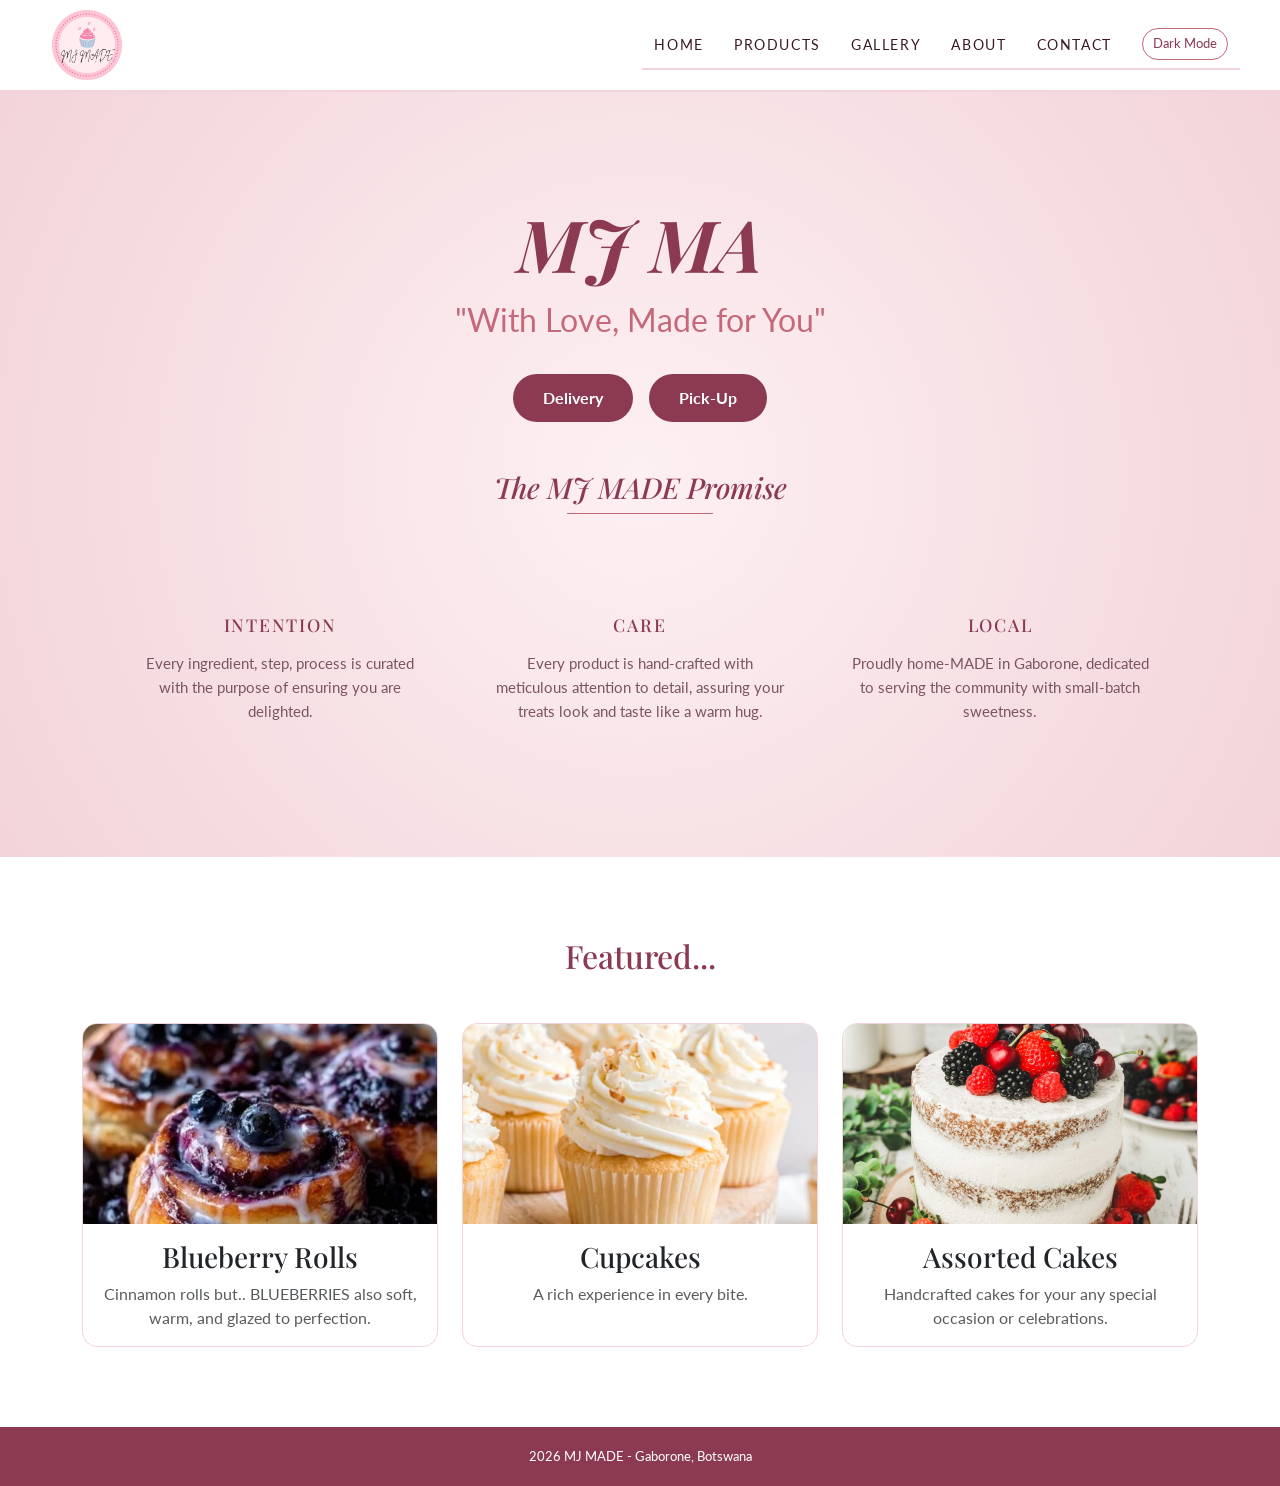
<file: index.html>
<!DOCTYPE html>
<html lang="en">
<head>
    <meta charset="UTF-8">
    <meta name="viewport" content="width=device-width, initial-scale=1.0">
    <title>MJ MADE | Home</title>
    <link href="https://cdn.jsdelivr.net/npm/bootstrap@5.3.0/dist/css/bootstrap.min.css" rel="stylesheet">
    <link rel="stylesheet" href="style.css">
</head>
<body>

    
    <nav>
        <div class="container d-flex justify-content-between align-items-center">
            <div class="nav-brand-container">
            <img src= "logo.png" alt="MJ MADE logo" class="logo-img"> </div>
        </div>
               
    
            </div>
            <nav class="navbar navbar-expand-md">
  <div class="container d-flex justify-content-between align-items-center">
    <div class="nav-brand-container">
    </div>
    <button class="navbar-toggler" type="button" 
            data-bs-toggle="collapse" 
            data-bs-target="#navMenu">
          ☰
    </button>
    <div class="collapse navbar-collapse" id="navMenu">
      <ul class="nav-links">
        <li><a href="index.html">HOME</a></li>
        <li><a href="products.html">PRODUCTS</a></li>
        <li><a href="gallery.html">GALLERY</a></li>
        <li><a href="about.html">ABOUT</a></li>
        <li><a href="contact.html">CONTACT</a></li>
        <li><button id="theme-toggle">Dark Mode</button></li>
      </ul>
    </div>
  </div>
</nav>
        </div>
    </nav>

    
    <section class="hero-section">
        <div class="container">
            <h1 class="hero-title" id="typing-name">MJ MADE</h1>
            <p class="hero-slogan">"With Love, Made for You"</p>
            <div class="d-flex justify-content-center gap-3 mb-5">
                <a href="contact.html" class="btn-pill btn-pink">Delivery</a>
                <a href="contact.html" class="btn-pill btn-pink">Pick-Up</a>
            </div>

            <div class="text-center mb-4">
                <h2 class="promise-header" style="color: var(--pink-dark); font-size: 1.8rem; font-style: italic;">The MJ MADE Promise</h2>
            </div>

            <div class="promise-section">
                <div class="promise-item">
                    <h4>Intention</h4>
                    <p>Every ingredient, step, process is curated with the purpose of ensuring you are delighted.</p>
                </div>
                <div class="promise-item">
                    <h4>Care</h4>
                    <p>Every product is hand-crafted with meticulous attention to detail, assuring your treats look and taste like a warm hug.</p>
                </div>
                <div class="promise-item">
                    <h4>Local</h4>
                    <p>Proudly home-MADE in Gaborone, dedicated to serving the community with small-batch sweetness.</p>
                </div>
            </div>
        </div>
    </section>

    
    <section class="section-padding bg-white">
        <div class="container">
            <h2 class="text-center mb-5" style="color: var(--pink-dark);">Featured...</h2>
            <div class="row g-4">
                <div class="col-md-4">
                    <div class="card card-bakery">
                        <div class="photo-placeholder">
                            <img src="blueberryrolls.jpg" alt="Blueberry Rolls">
                        </div>
                        <div class="card-body text-center">
                            <h3 class="card-title">Blueberry Rolls</h3>
                            <p class="card-text text-muted">Cinnamon rolls but.. BLUEBERRIES also soft, warm, and glazed to perfection.</p>
                        </div>
                    </div>
                </div>
                <div class="col-md-4">
                    <div class="card card-bakery">
                        <div class="photo-placeholder">
                            <img src="cupcakes.jpeg" alt="Cupcakes">
                        </div>
                        <div class="card-body text-center">
                            <h3 class="card-title">Cupcakes</h3>
                            <p class="card-text text-muted">A rich experience in every bite.</p>
                        </div>
                    </div>
                </div>
                <div class="col-md-4">
                    <div class="card card-bakery">
                        <div class="photo-placeholder">
                            <img src="nakedcake.jpeg" alt="Assorted Cakes">
                        </div>
                        <div class="card-body text-center">
                            <h3 class="card-title">Assorted Cakes</h3>
                            <p class="card-text text-muted">Handcrafted cakes for your any special occasion or celebrations.</p>
                        </div>
                    </div>
                </div>
            </div>
        </div>
    </section>

  
    
    <button id="back-to-top" title="Back to Top">↑</button>

    <footer>
        <div class="container">
            2026 MJ MADE - Gaborone, Botswana
        </div>
    </footer>

    <script src="https://cdn.jsdelivr.net/npm/bootstrap@5.3.0/dist/js/bootstrap.bundle.min.js"></script>
    <script src="script.js"></script>
</body>
</html>
</file>
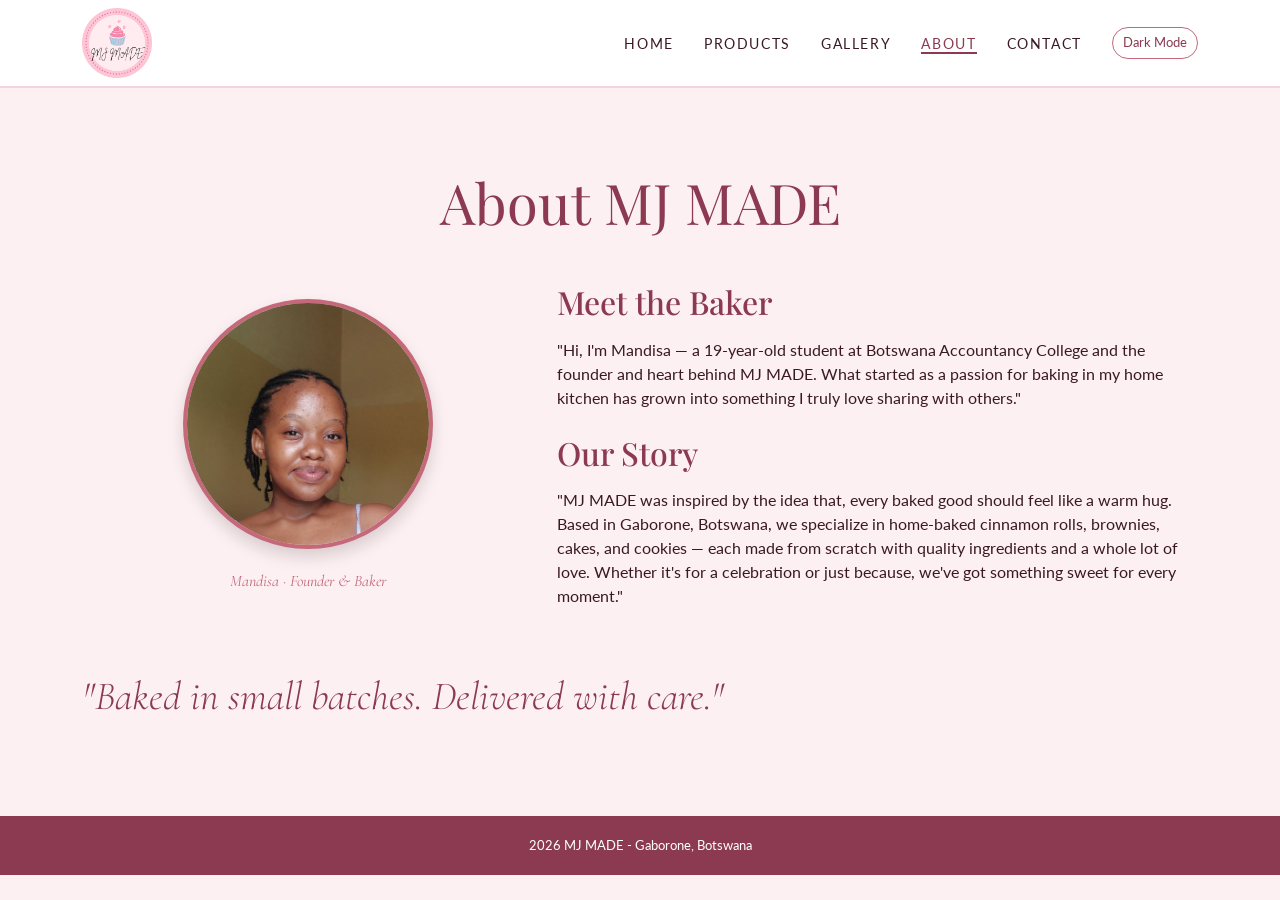
<file: about.html>
<!DOCTYPE html>
<html lang="en">
<head>
    <meta charset="UTF-8">
    <meta name="viewport" content="width=device-width, initial-scale=1.0">
    <title>About Us | MJ MADE</title>
    <link href="https://cdn.jsdelivr.net/npm/bootstrap@5.3.0/dist/css/bootstrap.min.css" rel="stylesheet">
    <link rel="stylesheet" href="style.css">
</head>
<body>
    
    <nav class="navbar navbar-expand-md">
       <div class="container d-flex justify-content-between align-items-center">
       <div class="nav-brand-container">
      <img src="logo.png" alt="MJ MADE logo" class="logo-img">
    </div>

    <button class="navbar-toggler" type="button"
      data-bs-toggle="collapse"
      data-bs-target="#navMenu">
       ☰
    </button>

    <div class="collapse navbar-collapse" id="navMenu">
            <ul class="nav-links ms-auto">
                <li><a href="index.html">HOME</a></li>
                <li><a href="products.html">PRODUCTS</a></li>
                <li><a href="gallery.html">GALLERY</a></li>
                <li><a href="about.html" class="active">ABOUT</a></li>
                <li><a href="contact.html">CONTACT</a></li>
                <li><button id="theme-toggle" title="Toggle Dark/Light Mode">Dark Mode</button></li>
            </ul>
        </div>
    </nav>

    <section class="section-padding">
        <div class="container">
            <h1 class="display-4 text-center mb-5" style="color: var(--pink-dark);">About MJ MADE</h1>
            
            <div class="row align-items-center">
                <div class="col-md-5 text-center mb-4 mb-md-0">
                    <div class="circular-placeholder shadow">
                        <img src="founder.jpg.jpg" alt="Mandisa Founder">
                    </div>
                    <p class="italic-text mt-2" style="color: var(--pink-mid);">Mandisa · Founder & Baker</p>
                </div>
                <div class="col-md-7">
                    <h2 class="mb-3" style="color: var(--pink-dark);">Meet the Baker</h2>
                    <p class="mb-4">"Hi, I'm Mandisa — a 19-year-old student at Botswana Accountancy College and the founder and heart behind MJ MADE. What started as a passion for baking in my home kitchen has grown into something I truly love sharing with others."</p>
                    
                    <h2 class="mb-3" style="color: var(--pink-dark);">Our Story</h2>
                    <p>"MJ MADE was inspired by the idea that, every baked good should feel like a warm hug. Based in Gaborone, Botswana, we specialize in home-baked cinnamon rolls, brownies, cakes, and cookies — each made from scratch with quality ingredients and a whole lot of love. Whether it's for a celebration or just because, we've got something sweet for every moment."</p>
                </div>
            </div>
        </div>

        <div class="story-banner mt-5">
            <div class="container">
                <p class="subheading display-6" style="color: var(--pink-dark);">"Baked in small batches. Delivered with care."</p>
            </div>
        </div>
    </section>

    
    <button id="back-to-top" title="Back to Top">↑</button>

    <footer>
        <div class="container">
             2026 MJ MADE - Gaborone, Botswana
        </div>
    </footer>

    <script src="https://cdn.jsdelivr.net/npm/bootstrap@5.3.0/dist/js/bootstrap.bundle.min.js"></script>
    <script src="script.js"></script>
</body>
</html>
</file>
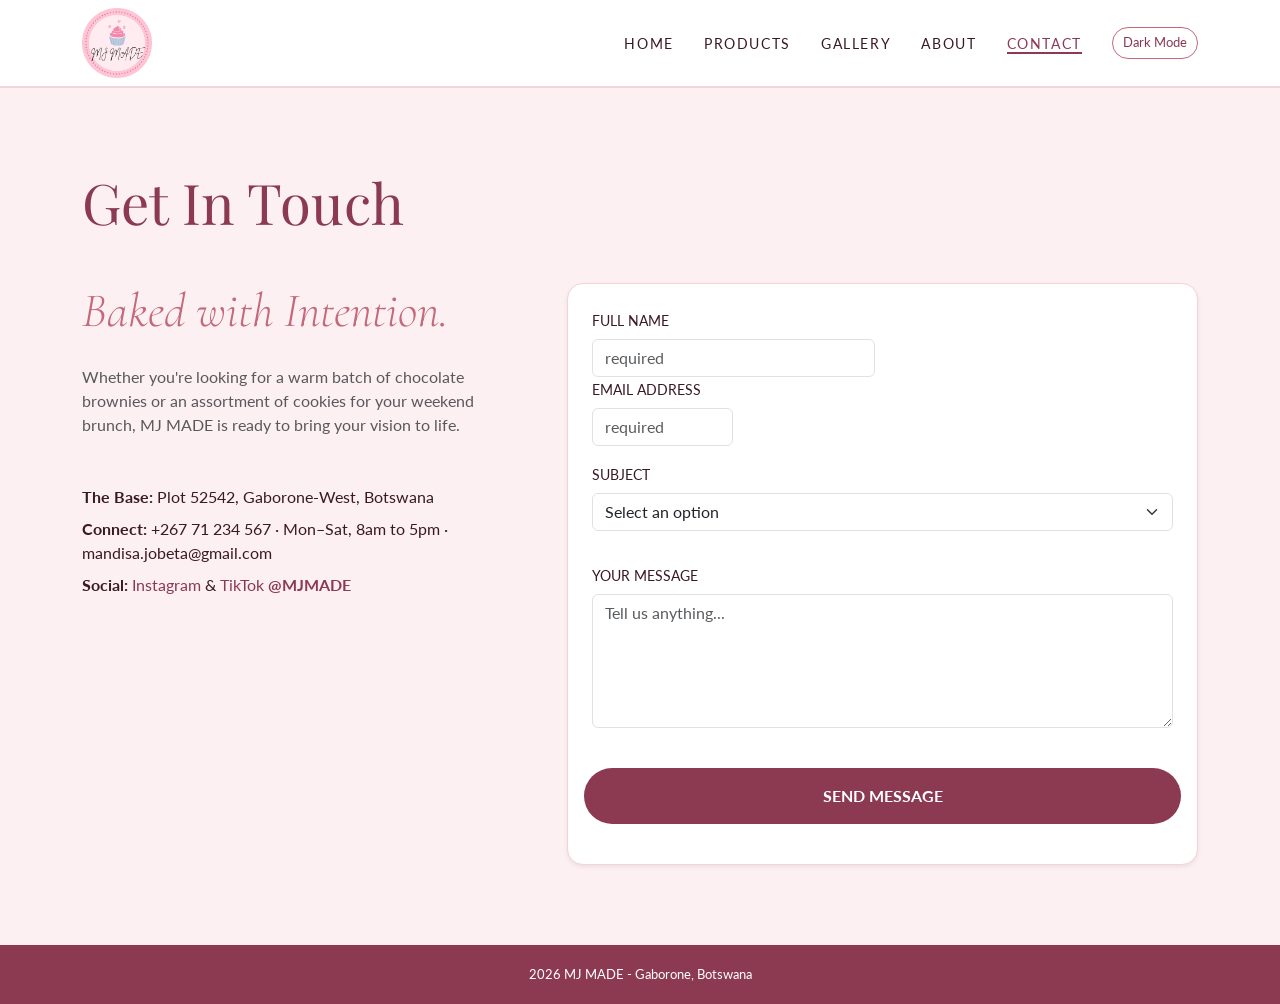
<file: contact.html>
<!DOCTYPE html>
<html lang="en">
<head>
    <meta charset="UTF-8">
    <meta name="viewport" content="width=device-width, initial-scale=1.0">
    <title>Contact Us | MJ MADE</title>
    <link href="https://cdn.jsdelivr.net/npm/bootstrap@5.3.0/dist/css/bootstrap.min.css" rel="stylesheet">
    <link rel="stylesheet" href="style.css">
</head>
<body>

        <nav class="navbar navbar-expand-md">
       <div class="container d-flex justify-content-between align-items-center">
       <div class="nav-brand-container">
      <img src="logo.png" alt="MJ MADE logo" class="logo-img">
    </div>

    <button class="navbar-toggler" type="button"
      data-bs-toggle="collapse"
      data-bs-target="#navMenu">
       ☰
    </button>

    <div class="collapse navbar-collapse" id="navMenu">
            <ul class="nav-links ms-auto">
                <li><a href="index.html">HOME</a></li>
                <li><a href="products.html">PRODUCTS</a></li>
                <li><a href="gallery.html">GALLERY</a></li>
                <li><a href="about.html">ABOUT</a></li>
                <li><a href="contact.html" class="active">CONTACT</a></li>
                <li><button id="theme-toggle" title="Toggle Dark/Light Mode">Dark Mode</button></li>
            </ul>
        </div>
    </nav>

    <section class="section-padding">
        <div class="container">
            <h1 class="display-4 mb-5" style="color: var(--pink-dark);">Get In Touch</h1>
            
            <div class="row g-5">
                
                <div class="col-md-5">
                    <h2 class="subheading display-5 mb-4" style="color: var(--pink-mid);">Baked with Intention.</h2>
                    <p class="mb-5 text-muted">Whether you're looking for a warm batch of chocolate brownies or an assortment of cookies for your weekend brunch, MJ MADE is ready to bring your vision to life.</p>
                    
                    <div class="contact-info mb-4">
                        <p class="mb-2"><strong> The Base:</strong> Plot 52542, Gaborone-West, Botswana</p>
                        <p class="mb-2"><strong> Connect:</strong> +267 71 234 567 · Mon–Sat, 8am to 5pm · mandisa.jobeta@gmail.com</p>
                        <p class="mb-0"><strong> Social:</strong> 
                            <a href="#" style="color: var(--pink-dark); text-decoration: none;">Instagram</a> &  
                            <a href="#" style="color: var(--pink-dark); text-decoration: none;">TikTok <strong>@MJMADE</strong></a>
                        </p>
                    </div>
                </div>

                
                <div class="col-md-7">
                    <div class="bg-white p-4 rounded-4 shadow-sm" style="border: 1px solid var(--pink-light);">
                        <form action="mailto:mandisa.jobeta@gmail.com" method="POST" enctype="text/plain"></form>
                            <div class="row g-3 mb-3">
                                <div class="col-md-6">
                                    <label class="form-label small text-uppercase">Full Name</label>
                                    <input type="name" class="form-control" placeholder= required>
                                <div class="col-md-6">
                                    <label class="form-label small text-uppercase">Email Address</label>
                                    <input type="email" class="form-control" placeholder= required>
                                </div>
                            </div>
                            <div class="mb-3">
                                <label class="form-label small text-uppercase">Subject</label>
                                <select class="form-select" required>
                                    <option value="" selected disabled>Select an option</option>
                                    <option value="general">General Hello</option>
                                    <option value="order">Order Enquiry</option>
                                    <option value="custom">Custom Cake</option>
                                    <option value="feedback">Feedback</option>
                                </select>
                            </div>
                            <div class="mb-4">
                                <label class="form-label small text-uppercase">Your Message</label>
                                <textarea class="form-control" rows="5" placeholder="Tell us anything..." required></textarea>
                            </div>
                            <button type="submit" class="btn-pill btn-pink w-100 py-3">SEND MESSAGE</button>
                        </form>
                    </div>
                </div>
            </div>
        </div>
    </section>

    
    <button id="back-to-top" title="Back to Top">↑</button>

    <footer>
        <div class="container">
             2026 MJ MADE - Gaborone, Botswana
        </div>
    </footer>

    <script src="https://cdn.jsdelivr.net/npm/bootstrap@5.3.0/dist/js/bootstrap.bundle.min.js"></script>
    <script src="script.js"></script>
</body>
</html>
</file>
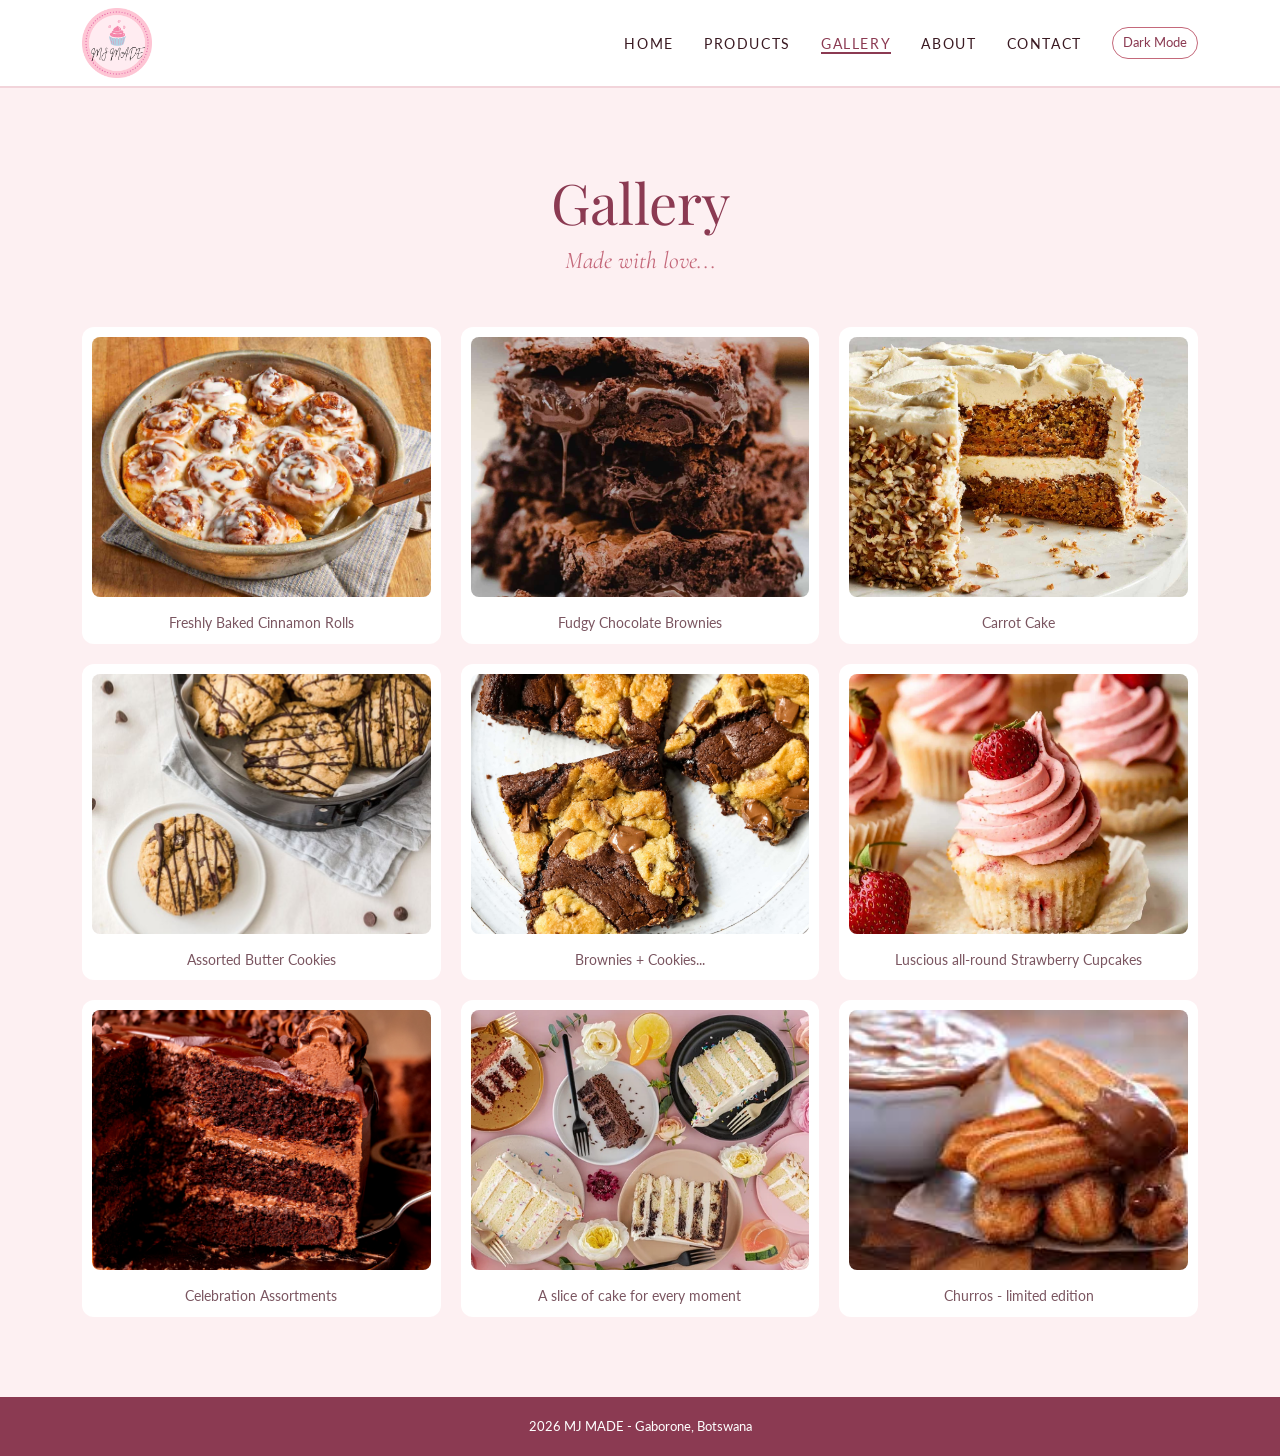
<file: gallery.html>
<!DOCTYPE html>
<html lang="en">
<head>
    <meta charset="UTF-8">
    <meta name="viewport" content="width=device-width, initial-scale=1.0">
    <title>Gallery | MJ MADE</title>
    <link href="https://cdn.jsdelivr.net/npm/bootstrap@5.3.0/dist/css/bootstrap.min.css" rel="stylesheet">
    <link rel="stylesheet" href="style.css">
</head>
<body>

    <nav class="navbar navbar-expand-md">
       <div class="container d-flex justify-content-between align-items-center">
       <div class="nav-brand-container">
      <img src="logo.png" alt="MJ MADE logo" class="logo-img">
    </div>

    <button class="navbar-toggler" type="button"
      data-bs-toggle="collapse"
      data-bs-target="#navMenu">
       ☰
    </button>

    <div class="collapse navbar-collapse" id="navMenu">
            <ul class="nav-links ms-auto">
                <li><a href="index.html">HOME</a></li>
                <li><a href="products.html">PRODUCTS</a></li>
                <li><a href="gallery.html" class="active">GALLERY</a></li>
                <li><a href="about.html">ABOUT</a></li>
                <li><a href="contact.html">CONTACT</a></li>
                <li><button id="theme-toggle" title="Toggle Dark/Light Mode">Dark Mode</button></li>
            </ul>
        </div>
    </nav>

    <section class="section-padding">
        <div class="container text-center mb-5">
            <h1 class="display-4" style="color: var(--pink-dark);">Gallery</h1>
            <p class="subheading fs-4" style="color: var(--pink-mid);">Made with love...</p>
        </div>

        <div class="container">
            <div class="gallery-grid">
                
                <div class="gallery-item">
                    <div class="gallery-placeholder">
                        <img src="cinnamonrolls.jpeg" alt="Cinnamon Rolls">
                    </div>
                    <p class="gallery-caption">Freshly Baked Cinnamon Rolls</p>
                </div>
                
                <div class="gallery-item">
                    <div class="gallery-placeholder">
                        <img src="brownies.jpeg" alt="Brownies">
                    </div>
                    <p class="gallery-caption">Fudgy Chocolate Brownies</p>
                </div>
                
                <div class="gallery-item">
                    <div class="gallery-placeholder">
                        <img src="carrotcake.jpeg" alt="Cakes"> 
                    </div>
                    <p class="gallery-caption">Carrot Cake</p>
                </div>
                
                <div class="gallery-item">
                    <div class="gallery-placeholder">
                        <img src="cookies.jpeg" alt="Cookies">
                    </div>
                    <p class="gallery-caption">Assorted Butter Cookies</p>
                </div>
              
                <div class="gallery-item">
                    <div class="gallery-placeholder">
                        <img src="brookies.jpeg" alt="Brookies">
                    </div>
                    <p class="gallery-caption">Brownies + Cookies...</p>
                </div>
                
                <div class="gallery-item">
                    <div class="gallery-placeholder">
                        <img src="strawberrycupcakes.jpg" alt="Strawberry Cupcakes">
                    </div>
                    <p class="gallery-caption">Luscious all-round Strawberry Cupcakes</p>
                </div>
                
                <div class="gallery-item">
                    <div class="gallery-placeholder">
                        <img src="chocolatecake.jpeg" alt="Bithday Specials">
                    </div>
                    <p class="gallery-caption">Celebration Assortments</p>
                </div>
               
                <div class="gallery-item">
                    <div class="gallery-placeholder">
                        <img src="cakeassortments.jpg" alt="Cake slice assortments">
                    </div>
                    <p class="gallery-caption">A slice of cake for every moment</p>
                </div>
                
                <div class="gallery-item">
                    <div class="gallery-placeholder">
                        <img src="churros.jpeg" alt="Churros">
                    </div>
                    <p class="gallery-caption">Churros - limited edition</p>
                </div>
            </div>
        </div>
    </section>

   
    <button id="back-to-top" title="Back to Top">↑</button>

    <footer>
        <div class="container">
            2026 MJ MADE - Gaborone, Botswana
        </div>
    </footer>

    <script src="https://cdn.jsdelivr.net/npm/bootstrap@5.3.0/dist/js/bootstrap.bundle.min.js"></script>
    <script src="script.js"></script>
</body>
</html>
</file>
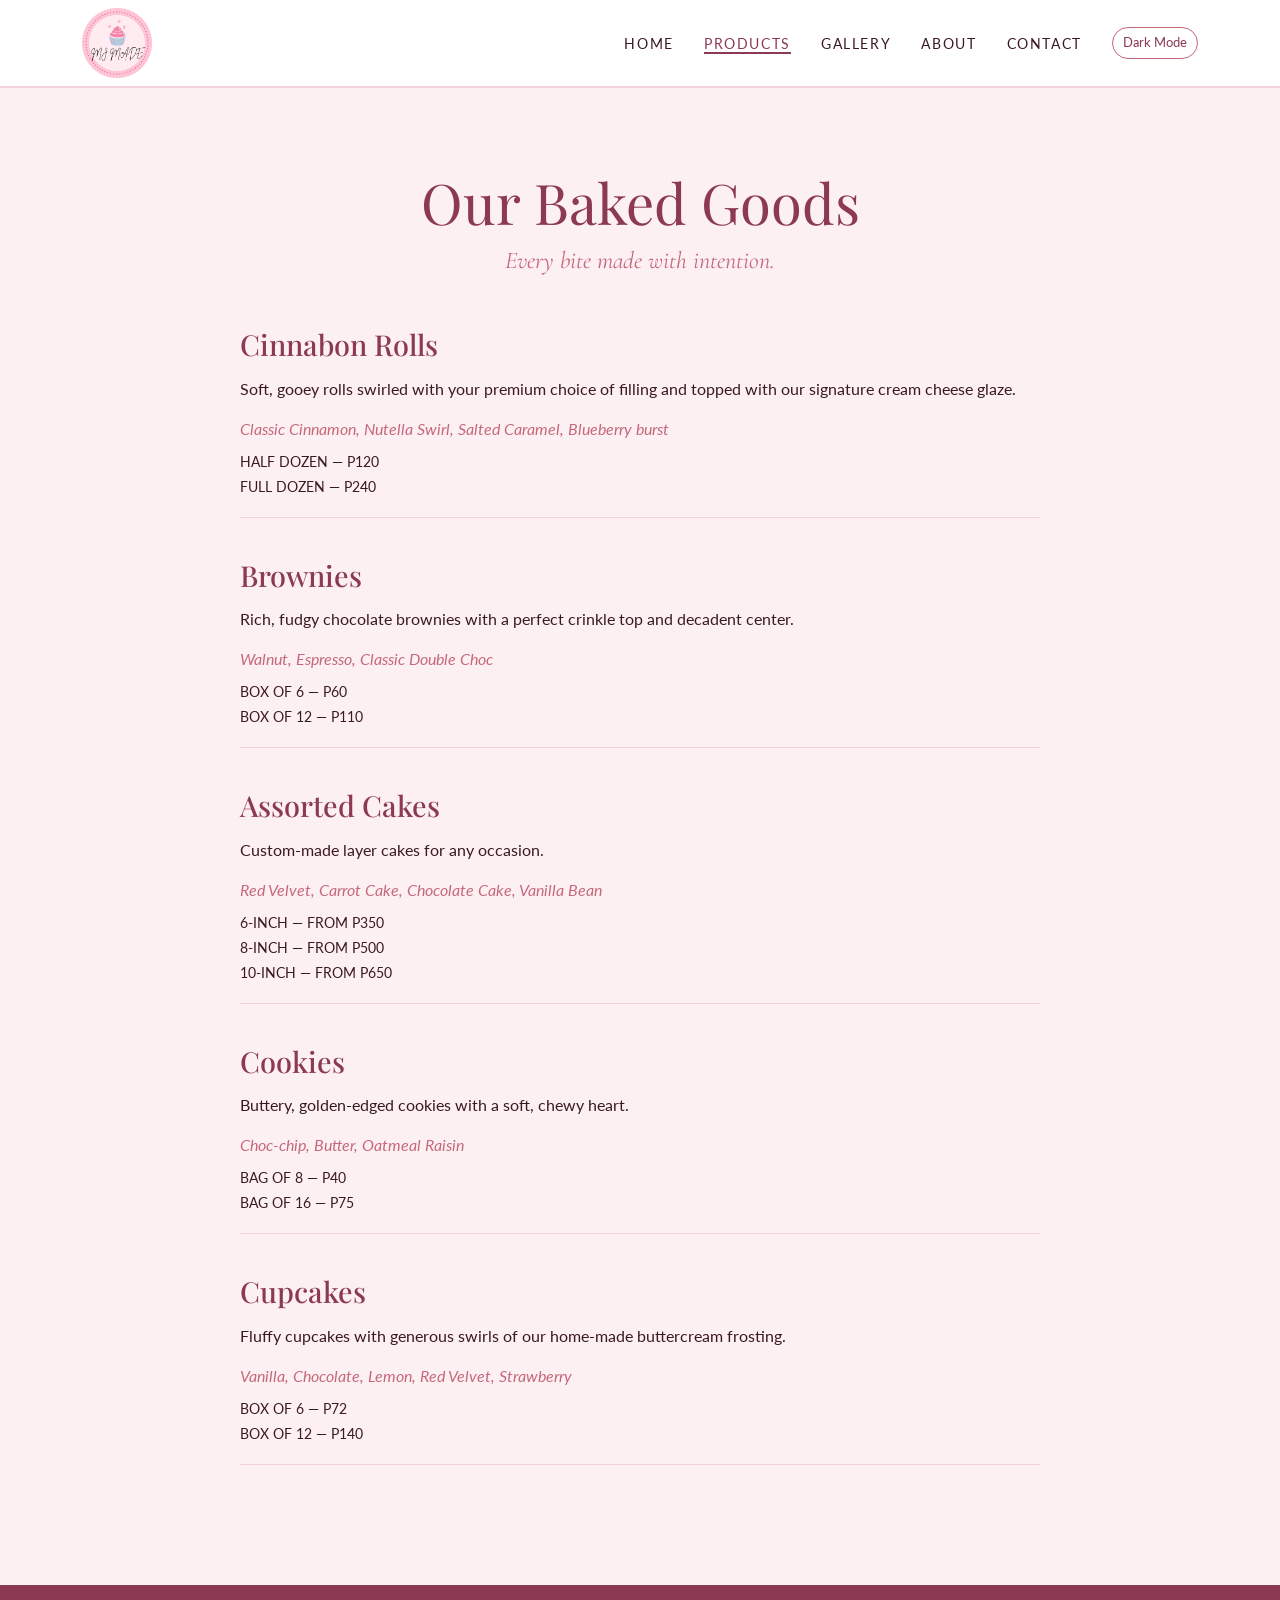
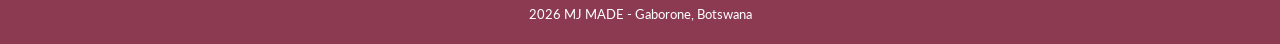
<file: products.html>
<!DOCTYPE html>
<html lang="en">
<head>
    <meta charset="UTF-8">
    <meta name="viewport" content="width=device-width, initial-scale=1.0">
    <title>Our Baked Goods | MJ MADE</title>
    <link href="https://cdn.jsdelivr.net/npm/bootstrap@5.3.0/dist/css/bootstrap.min.css" rel="stylesheet">
    <link rel="stylesheet" href="style.css">
</head>
<body>

 <nav class="navbar navbar-expand-md">
       <div class="container d-flex justify-content-between align-items-center">
       <div class="nav-brand-container">
      <img src="logo.png" alt="MJ MADE logo" class="logo-img">
    </div>

    <button class="navbar-toggler" type="button"
      data-bs-toggle="collapse"
      data-bs-target="#navMenu">
       ☰
    </button>

    <div class="collapse navbar-collapse" id="navMenu">
            <ul class="nav-links ms-auto">
                <li><a href="index.html">HOME</a></li>
                <li><a href="products.html" class="active">PRODUCTS</a></li>
                <li><a href="gallery.html">GALLERY</a></li>
                <li><a href="about.html">ABOUT</a></li>
                <li><a href="contact.html">CONTACT</a></li>
                <li><button id="theme-toggle" title="Toggle Dark/Light Mode">Dark Mode</button></li>
            </ul>
        </div>
    </nav>

    <section class="section-padding">
        <div class="container text-center mb-5">
            <h1 class="display-4" style="color: var(--pink-dark);">Our Baked Goods</h1>
            <p class="subheading fs-4" style="color: var(--pink-mid);">Every bite made with intention.</p>
        </div>

        <div class="container">
            <div class="product-list">
                
                <div class="product-category">
                    <h3>Cinnabon Rolls</h3>
                    <p class="product-body">Soft, gooey rolls swirled with your premium choice of filling and topped with our signature cream cheese glaze.</p>
                    <p class="product-flavours">Classic Cinnamon, Nutella Swirl, Salted Caramel, Blueberry burst</p>
                    <div class="small text-uppercase tracking-wider">
                        <p class="mb-1">Half dozen — P120</p>
                        <p class="mb-0">Full dozen — P240</p>
                    </div>
                </div>

                
                <div class="product-category">
                    <h3>Brownies</h3>
                    <p class="product-body">Rich, fudgy chocolate brownies with a perfect crinkle top and decadent center.</p>
                    <p class="product-flavours">Walnut, Espresso, Classic Double Choc</p>
                    <div class="small text-uppercase tracking-wider">
                        <p class="mb-1">Box of 6 — P60</p>
                        <p class="mb-0">Box of 12 — P110</p>
                    </div>
                </div>

                
                <div class="product-category">
                    <h3>Assorted Cakes</h3>
                    <p class="product-body">Custom-made layer cakes for any occasion. </p>
                    <p class="product-flavours">Red Velvet, Carrot Cake, Chocolate Cake, Vanilla Bean</p>
                    <div class="small text-uppercase tracking-wider">
                        <p class="mb-1">6-inch — From P350</p>
                        <p class="mb-1">8-inch — From P500</p>
                        <p class="mb-0">10-inch — From P650</p>
                    </div>
                </div>

                
                <div class="product-category">
                    <h3>Cookies</h3>
                    <p class="product-body">Buttery, golden-edged cookies with a soft, chewy heart.</p>
                    <p class="product-flavours">Choc-chip, Butter, Oatmeal Raisin</p>
                    <div class="small text-uppercase tracking-wider">
                        <p class="mb-1">Bag of 8 — P40</p>
                        <p class="mb-0">Bag of 16 — P75</p>
                    </div>
                </div>

               
                <div class="product-category">
                    <h3>Cupcakes</h3>
                    <p class="product-body">Fluffy cupcakes with generous swirls of our home-made buttercream frosting.</p>
                    <p class="product-flavours">Vanilla, Chocolate, Lemon, Red Velvet, Strawberry</p>
                    <div class="small text-uppercase tracking-wider">
                        <p class="mb-1">Box of 6 — P72</p>
                        <p class="mb-0">Box of 12 — P140</p>
                    </div>
                </div>
            </div>
        </div>
    </section>


    
    <button id="back-to-top" title="Back to Top">↑</button>

    <footer>
        <div class="container">
             2026 MJ MADE - Gaborone, Botswana
        </div>
    </footer>

    <script src="https://cdn.jsdelivr.net/npm/bootstrap@5.3.0/dist/js/bootstrap.bundle.min.js"></script>
    <script src="script.js"></script>
</body>
</html>
</file>
<file: style.css>
@import url('https://fonts.googleapis.com/css2?family=Cormorant+Garamond:ital,wght@0,400;0,600;1,400;1,600&family=Lato:wght@300;400;700&family=Playfair+Display:ital,wght@0,700;1,700&display=swap');

/* Theme Variables */
:root {
  --pink-dark: #8B3A52;
  --pink-mid: #C4687A;
  --pink-light: #F2D4DA;
  --pink-pale: #FDF0F2;
  --white: #FFFFFF;
  --text-dark: #3A1A22;
  --text-muted: #7A5560;
  --bg-color: var(--pink-pale);
  --card-bg: var(--pink-light);
  --nav-bg: var(--white);
}

/* Dark Mode Overrides */
[data-theme='dark'] {
  --pink-dark: #e08ba4;
  --pink-mid: #d67c8f;
  --pink-light: #4a2830;
  --pink-pale: #1a0f12;
  --white: #251419;
  --text-dark: #f8e1e6;
  --text-muted: #c9a6af;
  --bg-color: #1a0f12;
  --card-bg: #2d191d;
  --nav-bg: #251419;
}

/* Global Styles */
html {
  scroll-behavior: smooth;
}

body {
  font-family: 'Lato', sans-serif;
  background-color: var(--bg-color);
  color: var(--text-dark);
  margin: 0;
  padding: 0;
  transition: background-color 0.3s ease, color 0.3s ease;
}

h1, h2, h3, h4, .business-name {
  font-family: 'Playfair Display', serif;
}

.subheading, .slogan, .italic-text {
  font-family: 'Cormorant Garamond', serif;
  font-style: italic;
}

.section-padding {
  padding: 80px 0;
}

/* Navigation */
nav {
  position: sticky;
  top: 0;
  z-index: 1000;
  background-color: var(--nav-bg);
  border-bottom: 2px solid var(--pink-light);
  padding: 10px 40px;
  transition: background-color 0.3s ease;
  display: flex;
  align-items: center;
  justify-content: space-between;

}

.logo-placeholder {
  width: 120px;
  height: 80px;
  border: 2px dashed var(--pink-mid);
  display: flex;
  align-items: center;
  justify-content: center;
  color: var(--text-muted);
  font-size: 0.9rem;
  margin-bottom: 5px;
}

.nav-brand-container {
  display: flex;
  flex-direction: row;
  align-items: center;
  gap: 10px; 
}

.nav-business-name {
  font-size: 2rem;
  font-weight: bold;
  font-style: italic;
  color: var(--pink-dark);
  margin: 0;
}

.nav-links {
  display: flex;
  gap: 30px;
  list-style: none;
  margin: 0;
  padding: 0;
  align-items: center;
}

.nav-links a {
  text-decoration: none;
  font-family: 'Lato', sans-serif;
  text-transform: uppercase;
  letter-spacing: 0.12em;
  font-size: 0.85rem;
  color: var(--text-dark);
  transition: color 0.2s ease;
  position: relative;
}

.nav-links a:hover {
  color: var(--pink-dark);
}

.nav-links a.active {
  color: var(--pink-dark);
  border-bottom: 2px solid var(--pink-dark);
}

.logo-img {
    height: 70px;
    width: auto;
    object-fit: contain;
   
}

/* Theme Toggle Button */
#theme-toggle {
  background: none;
  border: 1px solid var(--pink-mid);
  color: var(--pink-dark);
  padding: 5px 10px;
  border-radius: 20px;
  cursor: pointer;
  font-size: 0.8rem;
  transition: all 0.3s ease;
  white-space: nowrap;
}

#theme-toggle:hover {
  background: var(--pink-light);
}

/* Back to Top Button */
#back-to-top {
  position: fixed;
  bottom: 30px;
  right: 30px;
  background: var(--pink-dark);
  color: white;
  width: 50px;
  height: 50px;
  border-radius: 50%;
  display: none;
  align-items: center;
  justify-content: center;
  cursor: pointer;
  border: none;
  z-index: 1001;
  box-shadow: 0 4px 10px rgba(0,0,0,0.2);
  transition: all 0.3s ease;
}

#back-to-top:hover {
  background: var(--pink-mid);
  transform: translateY(-5px);
}

/* Hero Section */
.hero-section {
  min-height: 85vh;
  background: radial-gradient(circle, var(--bg-color) 0%, var(--pink-light) 100%);
  display: flex;
  align-items: center;
  justify-content: center;
  text-align: center;
}

.hero-title {
  font-size: 4.5rem;
  color: var(--pink-dark);
  font-weight: bold;
  font-style: italic;
  margin-bottom: 10px;
  min-height: 1.2em; /* Prevent layout jump */
}

.hero-slogan {
  font-size: 2rem;
  color: var(--pink-mid);
  margin-bottom: 30px;
}

/* Promise Section */
.promise-header {
  margin-bottom: 40px;
  position: relative;
  display: inline-block;
}

.promise-header::after {
  content: '';
  position: absolute;
  bottom: -10px;
  left: 25%;
  width: 50%;
  height: 1px;
  background-color: var(--pink-mid);
}

.promise-section {
  display: flex;
  gap: 40px;
  margin-top: 60px;
  justify-content: center;
  flex-wrap: wrap;
}

.promise-item {
  flex: 1;
  max-width: 320px;
  padding: 10px;
  text-align: center;
  transition: transform 0.3s ease;
}

.promise-item:hover {
  transform: translateY(-5px);
}

.promise-item h4 {
  color: var(--pink-dark);
  font-size: 1.1rem;
  margin-bottom: 15px;
  text-transform: uppercase;
  letter-spacing: 0.1em;
}

.promise-item p {
  color: var(--text-muted);
  font-size: 0.95rem;
  line-height: 1.6;
}

/* Gallery Grid */
.gallery-grid {
  display: grid;
  grid-template-columns: repeat(3, 1fr);
  gap: 20px;
}

@media (max-width: 991px) {
  .gallery-grid { grid-template-columns: repeat(2, 1fr); }
}

@media (max-width: 576px) {
  .gallery-grid { grid-template-columns: 1fr; }
}

.gallery-item {
  transition: transform 0.3s ease, box-shadow 0.3s ease;
  background: var(--white);
  padding: 10px;
  border-radius: 12px;
}

.gallery-item:hover {
  transform: translateY(-4px);
  box-shadow: 0 12px 25px rgba(139, 58, 82, 0.12);
}

.gallery-placeholder {
  height: 260px;
  background-color: var(--pink-light);
  display: flex;
  flex-direction: column;
  align-items: center;
  justify-content: center;
  border-radius: 8px;
  margin-bottom: 15px;
  color: var(--pink-dark);
}

.gallery-caption {
  font-family: 'Lato', sans-serif;
  font-size: 0.9rem;
  color: var(--text-muted);
  text-align: center;
  margin-bottom: 0;
}

/* Products List */
.product-list {
  max-width: 800px;
  margin: 0 auto;
}

.product-category {
  margin-bottom: 40px;
  padding-bottom: 20px;
  border-bottom: 1px solid var(--pink-light);
}

.product-category h3 {
  color: var(--pink-dark);
  font-size: 1.8rem;
  margin-bottom: 15px;
}

.product-flavours {
  color: var(--pink-mid);
  font-style: italic;
  margin-bottom: 10px;
}

/* Common Image Styles */
img {
  max-width: 100%;
  height: auto;
  display: block;
}

.img-cover {
  width: 100%;
  height: 100%;
  object-fit: cover;
}

.photo-placeholder, .gallery-placeholder, .circular-placeholder {
  overflow: hidden;
  position: relative;
}

.photo-placeholder img, .gallery-placeholder img, .circular-placeholder img {
  width: 100%;
  height: 100%;
  object-fit: cover;
}

/* Featured cards style */
.card-bakery {
  background-color: var(--white);
  border: 1px solid var(--pink-light);
  border-radius: 15px;
  overflow: hidden;
  transition: transform 0.3s ease, box-shadow 0.3s ease;
  height: 100%;
}

.card-bakery:hover {
  transform: translateY(-5px);
  box-shadow: 0 10px 20px rgba(139, 58, 82, 0.15);
}

.photo-placeholder {
  height: 200px;
  background-color: var(--pink-mid);
  display: flex;
  align-items: center;
  justify-content: center;
  color: var(--white);
  font-family: 'Playfair Display', serif;
}

/* Founder Photo Style */
.circular-placeholder {
  width: 250px;
  height: 250px;
  background-color: var(--pink-light);
  border: 4px solid var(--pink-mid);
  border-radius: 50%;
  display: flex;
  align-items: center;
  justify-content: center;
  margin: 0 auto 20px;
}

/* Rest of standard styles */
.btn-pill {
  border-radius: 50px;
  padding: 12px 30px;
  font-family: 'Lato', sans-serif;
  font-weight: bold;
  transition: all 0.3s ease;
  text-decoration: none;
  display: inline-block;
  border: none;
  cursor: pointer;
}

.btn-pink {
  background-color: var(--pink-dark);
  color: var(--white) !important;
}

.btn-pink:hover {
  background-color: var(--pink-mid);
}

/* Footer */
footer {
  background-color: var(--pink-dark);
  color: var(--white);
  padding: 20px 0;
  text-align: center;
  font-size: 0.8rem;
  font-family: 'Lato', sans-serif;
}

@media (max-width: 768px) {
    .navbar-toggler {
        display: block;
        background: none;
        border: 1px solid var(--pink-mid);
        padding: 5px 10px;
        font-size: 1.2rem;
        cursor: pointer;
        color: var(--pink-dark);
    }

    .nav-links {
        flex-direction: column;
        width: 100%;
        padding: 10px 0;
    }

    .nav-links li {
        padding: 8px 0;
        text-align: center;
    }
  }
</file>
